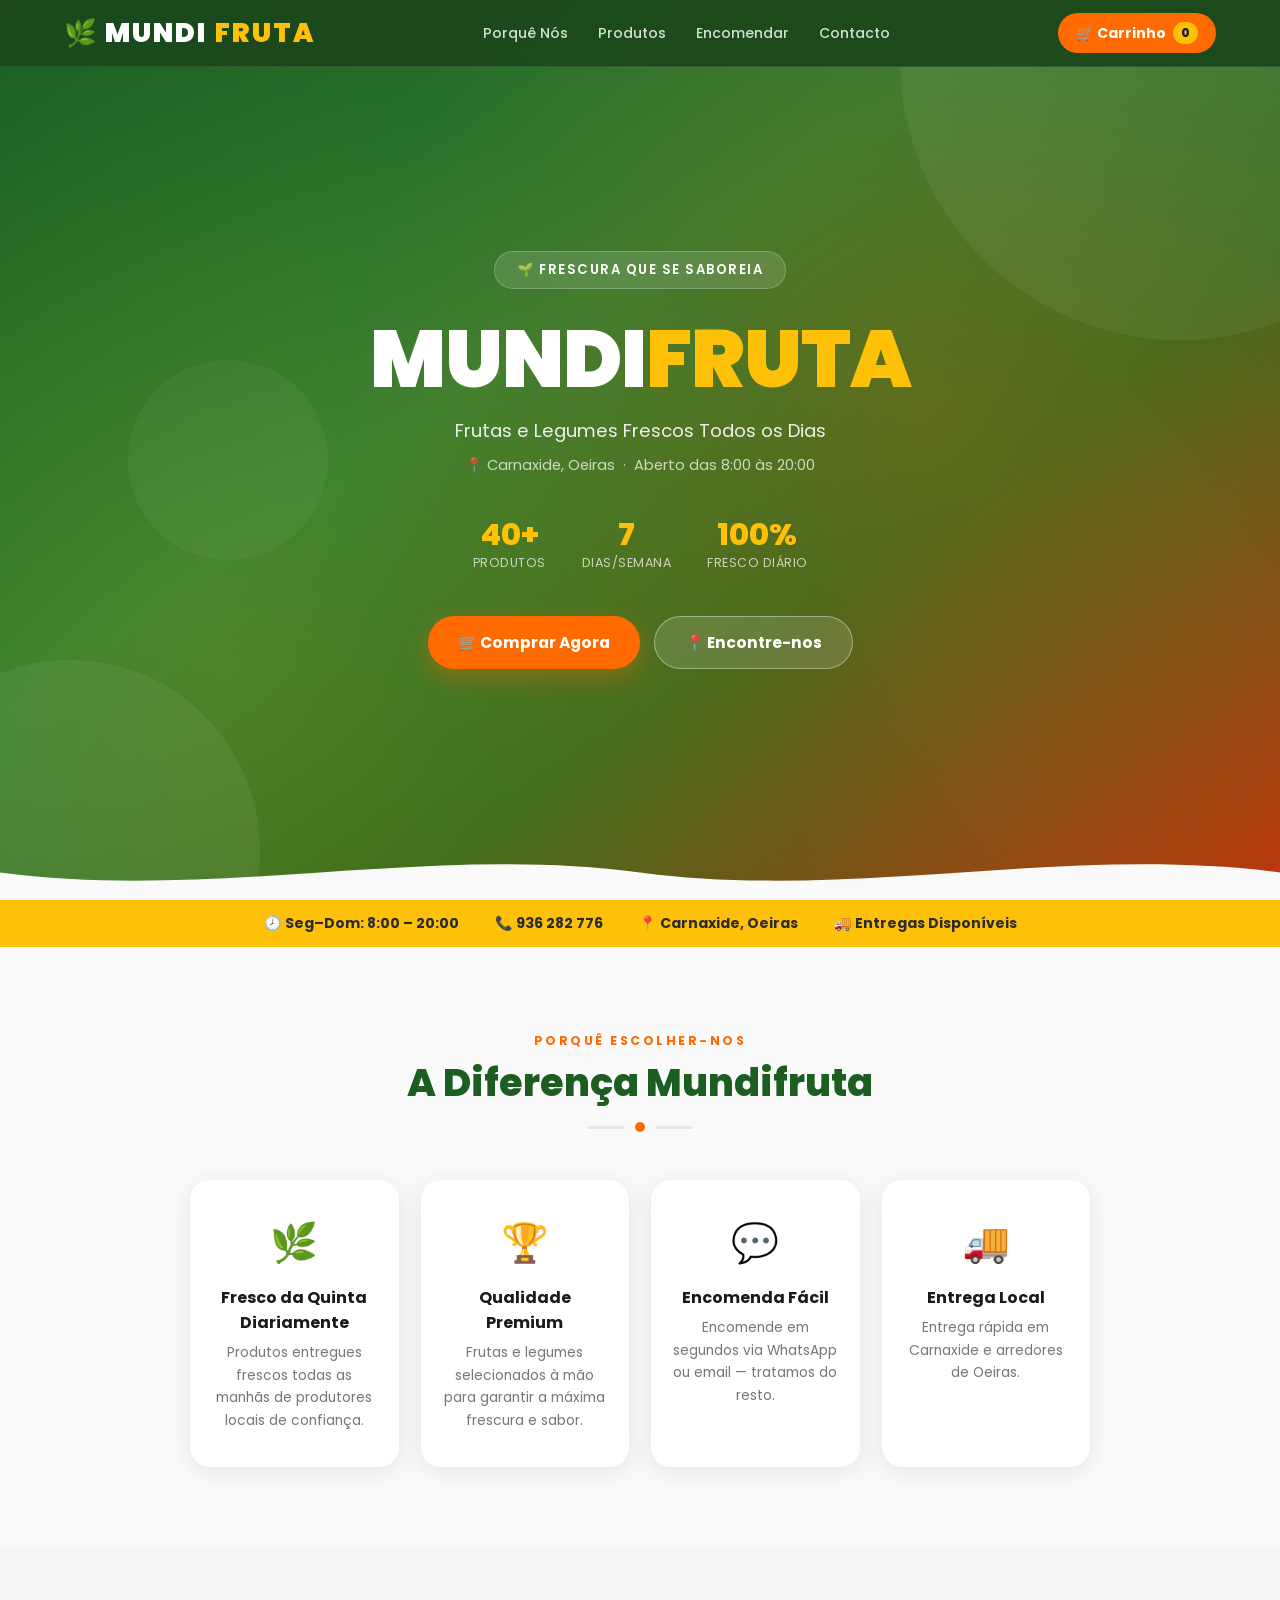
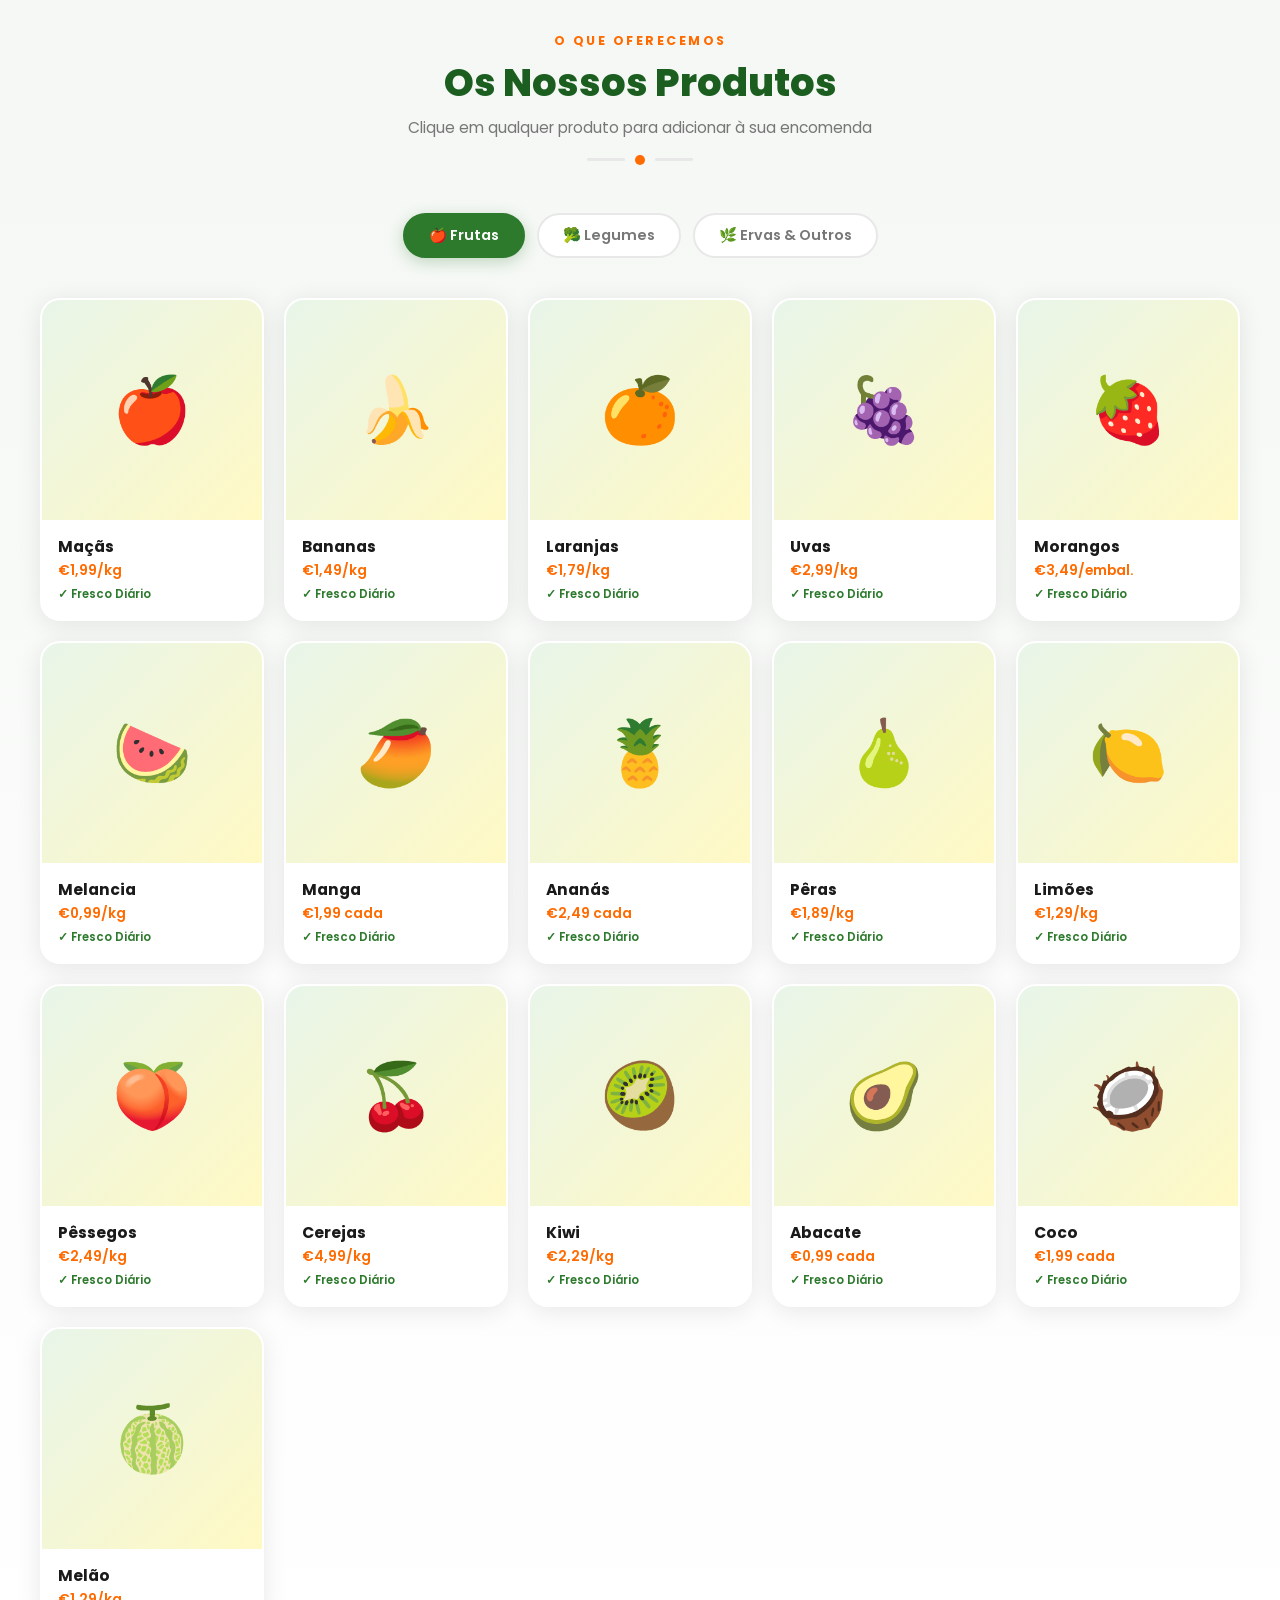
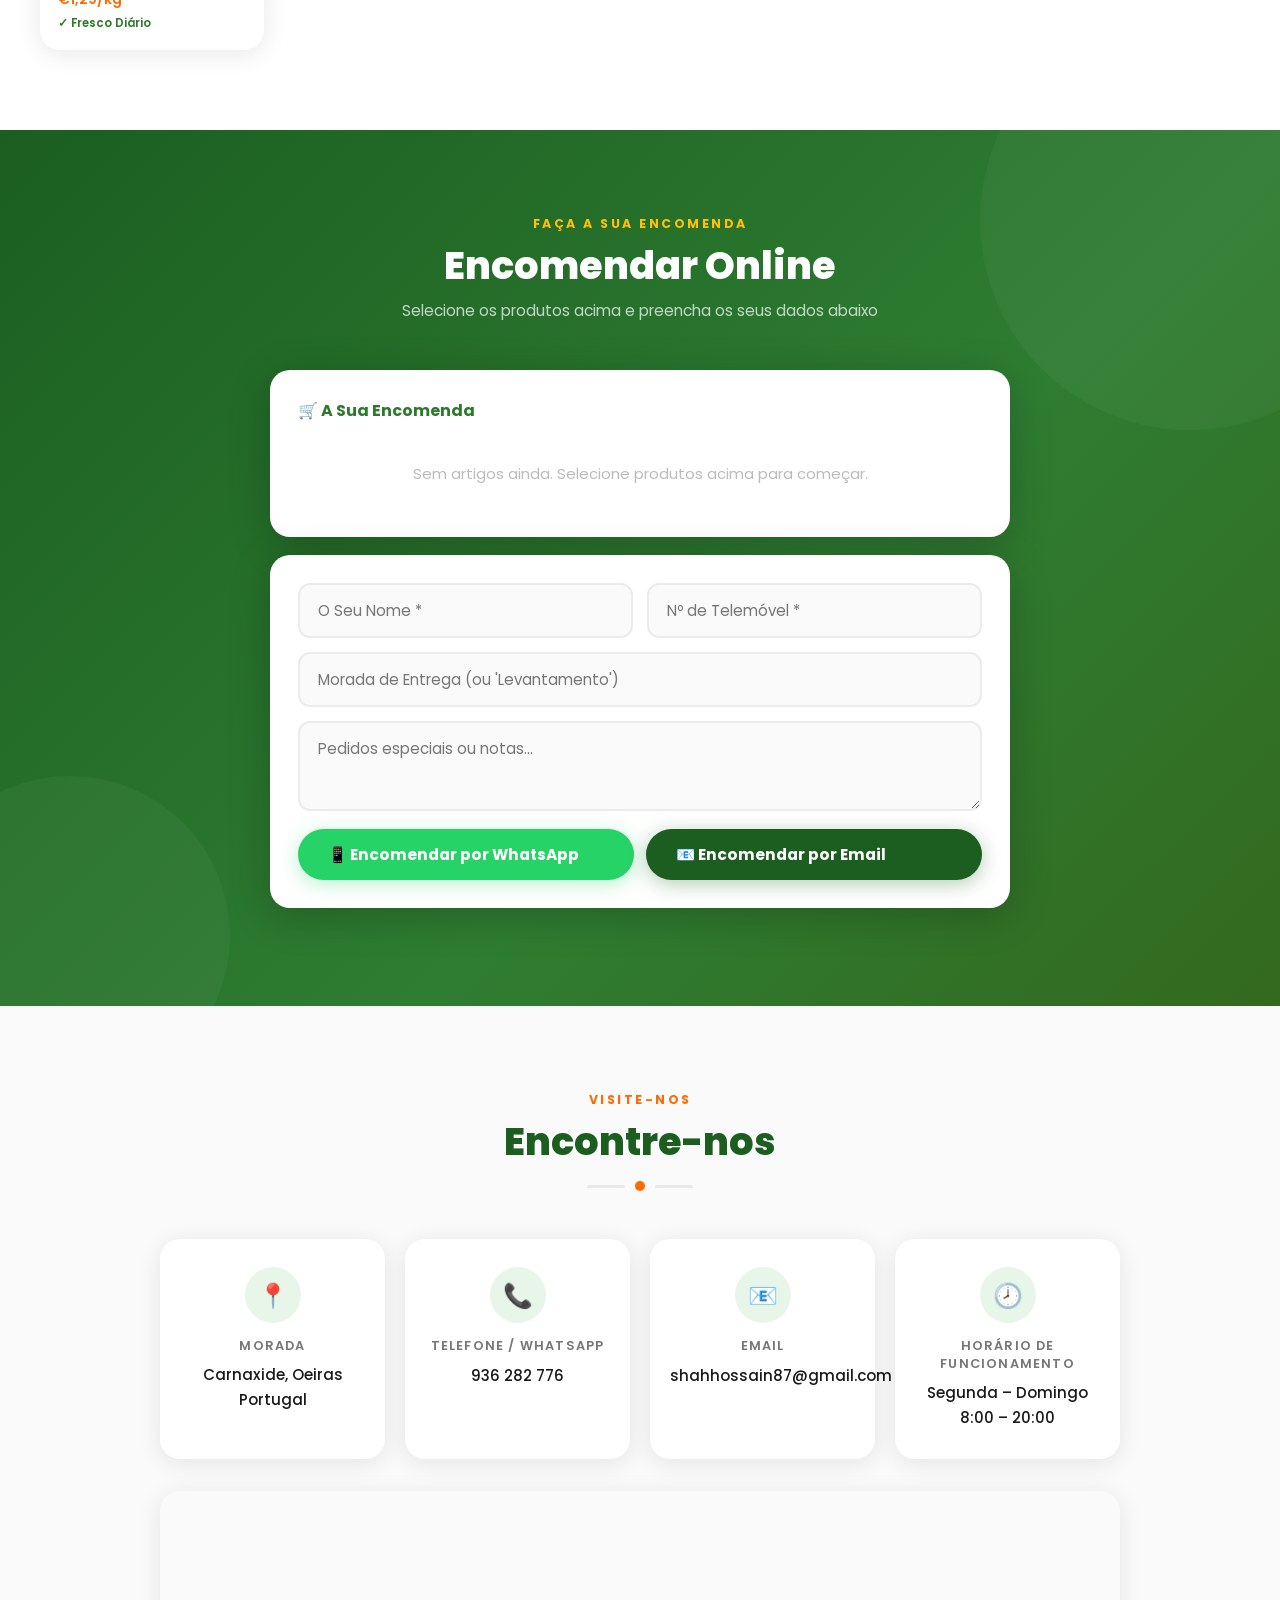
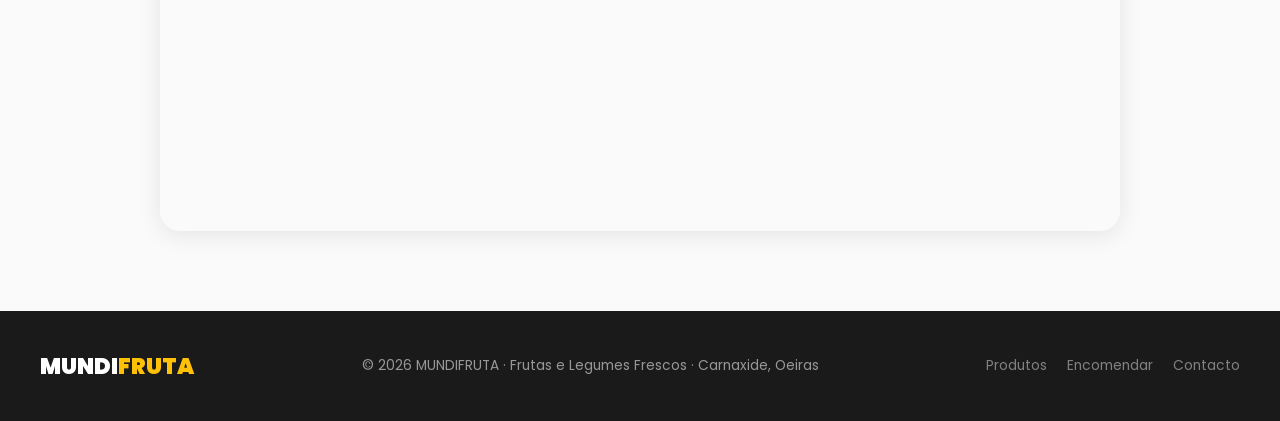
<file: mundifruta-upgraded.html>
<!DOCTYPE html>
<html lang="pt">
<head>
  <meta charset="UTF-8" />
  <meta name="viewport" content="width=device-width, initial-scale=1.0"/>
  <title>MUNDIFRUTA — Frutas e Legumes Frescos | Carnaxide, Oeiras</title>
  <link rel="preconnect" href="https://fonts.googleapis.com">
  <link rel="preconnect" href="https://fonts.gstatic.com" crossorigin>
  <link href="https://fonts.googleapis.com/css2?family=Poppins:wght@300;400;500;600;700;800;900&display=swap" rel="stylesheet">
  <style>
    *, *::before, *::after { margin: 0; padding: 0; box-sizing: border-box; }

    :root {
      --green:        #2d7a2d;
      --green-dark:   #1b5e20;
      --green-light:  #4caf50;
      --green-pale:   #e8f5e9;
      --orange:       #ff6b00;
      --orange-light: #ff8f3c;
      --yellow:       #ffc107;
      --cream:        #fffde7;
      --dark:         #1a1a1a;
      --text:         #2c3e50;
      --text-light:   #777;
      --border:       #e8e8e8;
      --shadow:       0 4px 24px rgba(0,0,0,0.09);
      --shadow-hover: 0 14px 44px rgba(0,0,0,0.17);
      --radius:       20px;
      --radius-sm:    12px;
    }

    html { scroll-behavior: smooth; }

    body {
      font-family: 'Poppins', sans-serif;
      color: var(--text);
      background: #fafafa;
      overflow-x: hidden;
    }

    ::-webkit-scrollbar { width: 6px; }
    ::-webkit-scrollbar-track { background: #f1f1f1; }
    ::-webkit-scrollbar-thumb { background: var(--green); border-radius: 3px; }

    /* ── NAV ── */
    nav {
      position: fixed;
      top: 0; left: 0; right: 0;
      z-index: 1000;
      background: rgba(27, 72, 27, 0.94);
      backdrop-filter: blur(18px);
      -webkit-backdrop-filter: blur(18px);
      border-bottom: 1px solid rgba(255,255,255,0.1);
    }
    .nav-inner {
      max-width: 1200px;
      margin: auto;
      padding: 13px 24px;
      display: flex;
      align-items: center;
      justify-content: space-between;
      gap: 16px;
    }
    .logo {
      font-size: 1.65rem;
      font-weight: 900;
      color: #fff;
      letter-spacing: 2px;
      text-decoration: none;
      display: flex;
      align-items: center;
      gap: 8px;
      flex-shrink: 0;
    }
    .logo span { color: var(--yellow); }
    .nav-links { display: flex; align-items: center; gap: 2px; }
    .nav-links a {
      color: rgba(255,255,255,0.82);
      text-decoration: none;
      padding: 8px 14px;
      border-radius: 50px;
      font-weight: 500;
      font-size: 0.88rem;
      transition: all 0.2s;
    }
    .nav-links a:hover { color: #fff; background: rgba(255,255,255,0.12); }
    .nav-cart {
      background: var(--orange);
      color: #fff;
      border: none;
      padding: 9px 18px;
      border-radius: 50px;
      font-weight: 700;
      font-size: 0.88rem;
      cursor: pointer;
      display: flex;
      align-items: center;
      gap: 7px;
      transition: all 0.2s;
      font-family: 'Poppins', sans-serif;
      flex-shrink: 0;
    }
    .nav-cart:hover { background: var(--orange-light); transform: translateY(-1px); box-shadow: 0 4px 16px rgba(255,107,0,0.4); }
    .cart-badge {
      background: var(--yellow);
      color: var(--dark);
      border-radius: 50px;
      padding: 2px 8px;
      font-size: 0.76rem;
      font-weight: 800;
      min-width: 20px;
      text-align: center;
    }

    /* ── HERO ── */
    .hero {
      min-height: 100vh;
      background: linear-gradient(145deg, #1b5e20 0%, #2e7d32 40%, #33691e 65%, #bf360c 100%);
      display: flex;
      flex-direction: column;
      align-items: center;
      justify-content: center;
      text-align: center;
      padding: 130px 24px 110px;
      position: relative;
      overflow: hidden;
    }
    .hero::before {
      content: '';
      position: absolute;
      inset: 0;
      background:
        radial-gradient(circle at 72% 45%, rgba(255,107,0,0.22) 0%, transparent 55%),
        radial-gradient(circle at 18% 75%, rgba(255,193,7,0.14) 0%, transparent 48%);
    }
    .hero-orb {
      position: absolute;
      border-radius: 50%;
      opacity: 0.06;
      background: #fff;
      pointer-events: none;
    }
    .hero-orb-1 { width: 560px; height: 560px; top: -220px; right: -180px; }
    .hero-orb-2 { width: 380px; height: 380px; bottom: -140px; left: -120px; }
    .hero-orb-3 { width: 200px; height: 200px; top: 40%; left: 10%; opacity: 0.04; }

    .hero-content { position: relative; z-index: 1; max-width: 680px; }
    .hero-badge {
      display: inline-flex;
      align-items: center;
      gap: 8px;
      background: rgba(255,255,255,0.13);
      border: 1px solid rgba(255,255,255,0.22);
      color: #fff;
      padding: 8px 22px;
      border-radius: 50px;
      font-size: 0.82rem;
      font-weight: 600;
      letter-spacing: 1.5px;
      text-transform: uppercase;
      margin-bottom: 28px;
      backdrop-filter: blur(8px);
    }
    .hero h1 {
      font-size: clamp(2.8rem, 8vw, 5rem);
      font-weight: 900;
      color: #fff;
      letter-spacing: -1px;
      line-height: 1.05;
      margin-bottom: 16px;
    }
    .hero h1 .accent { color: var(--yellow); }
    .hero-tagline {
      font-size: 1.15rem;
      color: rgba(255,255,255,0.9);
      font-weight: 400;
      margin-bottom: 8px;
    }
    .hero-location {
      display: inline-flex;
      align-items: center;
      gap: 6px;
      color: rgba(255,255,255,0.72);
      font-size: 0.92rem;
      margin-bottom: 44px;
    }
    .hero-stats {
      display: flex;
      gap: 36px;
      justify-content: center;
      margin-bottom: 44px;
      flex-wrap: wrap;
    }
    .stat { text-align: center; }
    .stat-num { font-size: 1.9rem; font-weight: 800; color: var(--yellow); line-height: 1; }
    .stat-label { font-size: 0.78rem; color: rgba(255,255,255,0.7); margin-top: 4px; text-transform: uppercase; letter-spacing: 0.5px; }
    .hero-btns { display: flex; gap: 14px; justify-content: center; flex-wrap: wrap; }

    .btn {
      padding: 14px 30px;
      border-radius: 50px;
      font-size: 0.97rem;
      font-weight: 700;
      cursor: pointer;
      border: none;
      text-decoration: none;
      display: inline-flex;
      align-items: center;
      gap: 8px;
      transition: all 0.25s;
      font-family: 'Poppins', sans-serif;
    }
    .btn:hover { transform: translateY(-2px); }
    .btn-primary { background: var(--orange); color: #fff; box-shadow: 0 8px 24px rgba(255,107,0,0.38); }
    .btn-primary:hover { background: var(--orange-light); box-shadow: 0 12px 32px rgba(255,107,0,0.5); }
    .btn-ghost { background: rgba(255,255,255,0.14); color: #fff; border: 1.5px solid rgba(255,255,255,0.38); backdrop-filter: blur(8px); }
    .btn-ghost:hover { background: rgba(255,255,255,0.24); }

    .hero-wave {
      position: absolute;
      bottom: -1px; left: 0; right: 0;
      width: 100%;
    }

    /* ── INFO STRIP ── */
    .info-strip { background: var(--yellow); padding: 13px 24px; }
    .info-strip-inner {
      max-width: 1200px;
      margin: auto;
      display: flex;
      justify-content: center;
      align-items: center;
      gap: 36px;
      flex-wrap: wrap;
    }
    .info-item { display: flex; align-items: center; gap: 7px; font-weight: 700; color: #2c2c2c; font-size: 0.88rem; }

    /* ── SECTION ── */
    .section-wrapper { padding: 80px 24px; }
    .section-wrapper.bg-alt { background: linear-gradient(180deg, #f4f7f4 0%, #ffffff 100%); }
    .section-header { text-align: center; margin-bottom: 48px; }
    .section-eyebrow {
      display: inline-block;
      color: var(--orange);
      font-weight: 700;
      font-size: 0.78rem;
      letter-spacing: 2.5px;
      text-transform: uppercase;
      margin-bottom: 10px;
    }
    .section-title {
      font-size: clamp(1.8rem, 4vw, 2.4rem);
      font-weight: 800;
      color: var(--green-dark);
      margin-bottom: 10px;
      line-height: 1.2;
    }
    .section-sub { color: var(--text-light); font-size: 0.97rem; max-width: 480px; margin: 0 auto; }
    .section-divider { display: flex; align-items: center; justify-content: center; gap: 10px; margin-top: 16px; }
    .div-line { width: 38px; height: 3px; background: var(--border); border-radius: 4px; }
    .div-dot  { width: 10px; height: 10px; background: var(--orange); border-radius: 50%; }

    /* ── FEATURES ── */
    .features-grid {
      display: grid;
      grid-template-columns: repeat(auto-fit, minmax(200px, 1fr));
      gap: 22px;
      max-width: 900px;
      margin: 0 auto;
    }
    .feature-card {
      text-align: center;
      padding: 34px 20px;
      background: #fff;
      border-radius: var(--radius);
      box-shadow: var(--shadow);
      transition: transform 0.3s;
    }
    .feature-card:hover { transform: translateY(-5px); }
    .feature-icon { font-size: 2.4rem; margin-bottom: 14px; }
    .feature-title { font-weight: 700; color: var(--dark); font-size: 1rem; margin-bottom: 7px; }
    .feature-text { color: var(--text-light); font-size: 0.86rem; line-height: 1.65; }

    /* ── PRODUCT TABS ── */
    .product-container { max-width: 1200px; margin: 0 auto; }
    .cat-tabs {
      display: flex;
      justify-content: center;
      gap: 12px;
      margin-bottom: 40px;
      flex-wrap: wrap;
    }
    .cat-tab {
      padding: 10px 24px;
      border-radius: 50px;
      border: 2px solid var(--border);
      background: #fff;
      color: var(--text-light);
      font-weight: 600;
      font-size: 0.9rem;
      cursor: pointer;
      transition: all 0.2s;
      display: flex;
      align-items: center;
      gap: 7px;
      font-family: 'Poppins', sans-serif;
    }
    .cat-tab:hover { border-color: var(--green); color: var(--green); }
    .cat-tab.active { background: var(--green); border-color: var(--green); color: #fff; box-shadow: 0 4px 16px rgba(45,122,45,0.28); }

    .cat-section { display: none; }
    .cat-section.visible { display: block; }

    /* ── PRODUCT GRID ── */
    .products-grid {
      display: grid;
      grid-template-columns: repeat(auto-fill, minmax(210px, 1fr));
      gap: 20px;
    }

    /* ── PRODUCT CARD ── */
    .product-card {
      background: #fff;
      border-radius: var(--radius);
      overflow: hidden;
      border: 2.5px solid transparent;
      box-shadow: var(--shadow);
      cursor: pointer;
      transition: all 0.3s cubic-bezier(0.34, 1.56, 0.64, 1);
      position: relative;
    }
    .product-card:hover {
      transform: translateY(-7px);
      box-shadow: var(--shadow-hover);
      border-color: rgba(76,175,80,0.28);
    }
    .product-card.selected {
      border-color: var(--orange);
      box-shadow: 0 8px 32px rgba(255,107,0,0.22);
    }
    .selected-badge {
      display: none;
      position: absolute;
      top: 10px; right: 10px;
      width: 28px; height: 28px;
      background: var(--orange);
      color: #fff;
      border-radius: 50%;
      align-items: center;
      justify-content: center;
      font-size: 0.85rem;
      font-weight: 700;
      z-index: 2;
      box-shadow: 0 2px 8px rgba(255,107,0,0.45);
    }
    .product-card.selected .selected-badge { display: flex; }

    .photo-wrap {
      width: 100%;
      aspect-ratio: 1 / 1;
      overflow: hidden;
      background: linear-gradient(135deg, #e8f5e9, #f1f8e9);
      position: relative;
    }
    .photo-wrap img {
      width: 100%;
      height: 100%;
      object-fit: cover;
      display: block;
      transition: transform 0.45s ease;
    }
    .product-card:hover .photo-wrap img { transform: scale(1.09); }
    .photo-fallback {
      width: 100%;
      height: 100%;
      display: flex;
      align-items: center;
      justify-content: center;
      font-size: 4rem;
      background: linear-gradient(135deg, #e8f5e9, #fff9c4);
    }

    .card-body { padding: 15px 16px 16px; }
    .product-name { font-weight: 700; font-size: 0.97rem; color: var(--dark); margin-bottom: 3px; }
    .product-price { color: var(--orange); font-weight: 600; font-size: 0.86rem; }
    .product-fresh { font-size: 0.73rem; color: var(--green); font-weight: 600; margin-top: 5px; display: flex; align-items: center; gap: 4px; }

    .qty-controls {
      display: none;
      align-items: center;
      justify-content: space-between;
      margin-top: 12px;
      background: #f5f5f5;
      border-radius: 50px;
      padding: 4px 6px;
    }
    .product-card.selected .qty-controls { display: flex; }
    .qty-btn {
      width: 32px; height: 32px;
      border-radius: 50%;
      border: none;
      background: var(--orange);
      color: #fff;
      font-size: 1.2rem;
      cursor: pointer;
      font-weight: 700;
      transition: all 0.15s;
      display: flex;
      align-items: center;
      justify-content: center;
      font-family: 'Poppins', sans-serif;
      flex-shrink: 0;
      line-height: 1;
    }
    .qty-btn:hover { background: var(--orange-light); transform: scale(1.1); }
    .qty-num { font-weight: 800; font-size: 1rem; color: var(--dark); min-width: 28px; text-align: center; }

    /* ── ORDER SECTION ── */
    .order-section {
      background: linear-gradient(135deg, var(--green-dark) 0%, #2e7d32 60%, #33691e 100%);
      padding: 80px 24px;
      position: relative;
      overflow: hidden;
    }
    .order-section::before {
      content: '';
      position: absolute;
      top: -120px; right: -120px;
      width: 420px; height: 420px;
      border-radius: 50%;
      background: rgba(255,255,255,0.04);
    }
    .order-section::after {
      content: '';
      position: absolute;
      bottom: -90px; left: -90px;
      width: 320px; height: 320px;
      border-radius: 50%;
      background: rgba(255,255,255,0.04);
    }
    .order-inner { max-width: 740px; margin: auto; position: relative; z-index: 1; }
    .order-section .section-title { color: #fff; }
    .order-section .section-sub { color: rgba(255,255,255,0.72); }
    .order-section .section-eyebrow { color: var(--yellow); }

    .order-card {
      background: #fff;
      border-radius: var(--radius);
      padding: 28px;
      margin-bottom: 18px;
      box-shadow: 0 8px 40px rgba(0,0,0,0.22);
    }
    .order-card-title {
      font-size: 1rem;
      font-weight: 700;
      color: var(--green);
      margin-bottom: 16px;
      display: flex;
      align-items: center;
      gap: 8px;
    }
    .order-items { list-style: none; }
    .order-item {
      display: flex;
      justify-content: space-between;
      align-items: center;
      padding: 10px 0;
      border-bottom: 1px solid #f2f2f2;
      font-size: 0.92rem;
      animation: slideIn 0.2s ease;
    }
    .order-item:last-child { border-bottom: none; }
    @keyframes slideIn {
      from { opacity: 0; transform: translateX(-8px); }
      to   { opacity: 1; transform: translateX(0); }
    }
    .order-item-name { font-weight: 600; color: var(--dark); }
    .order-item-price { color: var(--orange); font-weight: 600; font-size: 0.84rem; }
    .empty-msg { color: #bbb; text-align: center; padding: 24px 0; font-size: 0.93rem; }

    .form-grid { display: grid; grid-template-columns: 1fr 1fr; gap: 14px; }
    .form-full { grid-column: 1 / -1; }
    .order-form input,
    .order-form textarea {
      width: 100%;
      padding: 14px 18px;
      border: 2px solid #ebebeb;
      border-radius: var(--radius-sm);
      font-size: 0.94rem;
      font-family: 'Poppins', sans-serif;
      color: var(--text);
      background: #fafafa;
      transition: border 0.2s, background 0.2s, box-shadow 0.2s;
      outline: none;
    }
    .order-form input:focus,
    .order-form textarea:focus {
      border-color: var(--green);
      background: #fff;
      box-shadow: 0 0 0 3px rgba(45,122,45,0.1);
    }
    .order-form textarea { resize: vertical; min-height: 90px; }

    .order-btns { display: grid; grid-template-columns: 1fr 1fr; gap: 12px; margin-top: 18px; }
    .btn-whatsapp { background: #25D366; color: #fff; box-shadow: 0 4px 20px rgba(37,211,102,0.32); }
    .btn-whatsapp:hover { background: #22be5a; box-shadow: 0 8px 28px rgba(37,211,102,0.45); }
    .btn-email-green { background: var(--green-dark); color: #fff; box-shadow: 0 4px 20px rgba(27,94,32,0.32); }
    .btn-email-green:hover { background: var(--green); }

    /* ── CONTACT ── */
    .contact-wrapper { max-width: 960px; margin: 0 auto; }
    .contact-grid {
      display: grid;
      grid-template-columns: repeat(auto-fit, minmax(200px, 1fr));
      gap: 20px;
      margin-bottom: 32px;
    }
    .contact-card {
      background: #fff;
      border-radius: var(--radius);
      padding: 28px 20px;
      text-align: center;
      box-shadow: var(--shadow);
      transition: transform 0.25s;
    }
    .contact-card:hover { transform: translateY(-4px); }
    .contact-icon {
      width: 56px; height: 56px;
      border-radius: 50%;
      background: var(--green-pale);
      display: flex;
      align-items: center;
      justify-content: center;
      font-size: 1.5rem;
      margin: 0 auto 14px;
    }
    .contact-card h4 {
      font-size: 0.8rem;
      color: var(--text-light);
      text-transform: uppercase;
      letter-spacing: 1.2px;
      font-weight: 600;
      margin-bottom: 8px;
    }
    .contact-card p, .contact-card a {
      color: var(--dark);
      font-size: 0.94rem;
      text-decoration: none;
      line-height: 1.65;
      font-weight: 500;
    }
    .contact-card a:hover { color: var(--orange); }

    /* ── MAP ── */
    .map-wrap { border-radius: var(--radius); overflow: hidden; box-shadow: var(--shadow); }
    .map-wrap iframe { width: 100%; height: 340px; border: none; display: block; }

    /* ── FOOTER ── */
    footer {
      background: var(--dark);
      color: rgba(255,255,255,0.55);
      padding: 38px 24px;
    }
    .footer-inner {
      max-width: 1200px;
      margin: auto;
      display: flex;
      align-items: center;
      justify-content: space-between;
      flex-wrap: wrap;
      gap: 16px;
    }
    .footer-logo { font-size: 1.4rem; font-weight: 900; color: #fff; }
    .footer-logo span { color: var(--yellow); }
    .footer-text { font-size: 0.86rem; }
    .footer-links { display: flex; gap: 20px; }
    .footer-links a {
      color: rgba(255,255,255,0.45);
      text-decoration: none;
      font-size: 0.86rem;
      transition: color 0.2s;
    }
    .footer-links a:hover { color: var(--yellow); }

    /* ── MOBILE ── */
    @media (max-width: 768px) {
      .nav-links { display: none; }
      .form-grid { grid-template-columns: 1fr; }
      .order-btns { grid-template-columns: 1fr; }
      .footer-inner { flex-direction: column; text-align: center; }
      .footer-links { justify-content: center; }
      .hero-stats { gap: 22px; }
    }
    @media (max-width: 480px) {
      .products-grid { grid-template-columns: repeat(2, 1fr); gap: 12px; }
      .hero h1 { font-size: 2.5rem; }
      .info-strip-inner { gap: 14px; font-size: 0.82rem; }
      .cat-tab { padding: 8px 16px; font-size: 0.84rem; }
    }
  </style>
</head>
<body>

<!-- NAVEGAÇÃO -->
<nav>
  <div class="nav-inner">
    <a href="#inicio" class="logo">🌿 MUNDI<span>FRUTA</span></a>
    <div class="nav-links">
      <a href="#vantagens">Porquê Nós</a>
      <a href="#produtos">Produtos</a>
      <a href="#encomenda">Encomendar</a>
      <a href="#contacto">Contacto</a>
    </div>
    <button class="nav-cart" onclick="scrollParaEncomenda()">
      🛒 Carrinho <span class="cart-badge" id="cart-count">0</span>
    </button>
  </div>
</nav>

<!-- HERO -->
<div class="hero" id="inicio">
  <div class="hero-orb hero-orb-1"></div>
  <div class="hero-orb hero-orb-2"></div>
  <div class="hero-orb hero-orb-3"></div>
  <div class="hero-content">
    <div class="hero-badge">🌱 Frescura que se Saboreia</div>
    <h1>MUNDI<span class="accent">FRUTA</span></h1>
    <p class="hero-tagline">Frutas e Legumes Frescos Todos os Dias</p>
    <p class="hero-location">📍 Carnaxide, Oeiras &nbsp;·&nbsp; Aberto das 8:00 às 20:00</p>
    <div class="hero-stats">
      <div class="stat"><div class="stat-num">40+</div><div class="stat-label">Produtos</div></div>
      <div class="stat"><div class="stat-num">7</div><div class="stat-label">Dias/Semana</div></div>
      <div class="stat"><div class="stat-num">100%</div><div class="stat-label">Fresco Diário</div></div>
    </div>
    <div class="hero-btns">
      <a href="#produtos" class="btn btn-primary">🛒 Comprar Agora</a>
      <a href="#contacto" class="btn btn-ghost">📍 Encontre-nos</a>
    </div>
  </div>
  <svg class="hero-wave" viewBox="0 0 1440 64" fill="none" xmlns="http://www.w3.org/2000/svg" preserveAspectRatio="none">
    <path d="M0,32 C240,64 480,0 720,32 C960,64 1200,0 1440,32 L1440,64 L0,64 Z" fill="#fafafa"/>
  </svg>
</div>

<!-- BARRA DE INFORMAÇÕES -->
<div class="info-strip">
  <div class="info-strip-inner">
    <div class="info-item">🕗 Seg–Dom: 8:00 – 20:00</div>
    <div class="info-item">📞 936 282 776</div>
    <div class="info-item">📍 Carnaxide, Oeiras</div>
    <div class="info-item">🚚 Entregas Disponíveis</div>
  </div>
</div>

<!-- VANTAGENS -->
<div class="section-wrapper" id="vantagens">
  <div class="section-header">
    <span class="section-eyebrow">Porquê Escolher-nos</span>
    <h2 class="section-title">A Diferença Mundifruta</h2>
    <div class="section-divider"><div class="div-line"></div><div class="div-dot"></div><div class="div-line"></div></div>
  </div>
  <div class="features-grid">
    <div class="feature-card">
      <div class="feature-icon">🌿</div>
      <div class="feature-title">Fresco da Quinta Diariamente</div>
      <div class="feature-text">Produtos entregues frescos todas as manhãs de produtores locais de confiança.</div>
    </div>
    <div class="feature-card">
      <div class="feature-icon">🏆</div>
      <div class="feature-title">Qualidade Premium</div>
      <div class="feature-text">Frutas e legumes selecionados à mão para garantir a máxima frescura e sabor.</div>
    </div>
    <div class="feature-card">
      <div class="feature-icon">💬</div>
      <div class="feature-title">Encomenda Fácil</div>
      <div class="feature-text">Encomende em segundos via WhatsApp ou email — tratamos do resto.</div>
    </div>
    <div class="feature-card">
      <div class="feature-icon">🚚</div>
      <div class="feature-title">Entrega Local</div>
      <div class="feature-text">Entrega rápida em Carnaxide e arredores de Oeiras.</div>
    </div>
  </div>
</div>

<!-- PRODUTOS -->
<div class="section-wrapper bg-alt" id="produtos">
  <div class="section-header">
    <span class="section-eyebrow">O Que Oferecemos</span>
    <h2 class="section-title">Os Nossos Produtos</h2>
    <p class="section-sub">Clique em qualquer produto para adicionar à sua encomenda</p>
    <div class="section-divider"><div class="div-line"></div><div class="div-dot"></div><div class="div-line"></div></div>
  </div>

  <div class="product-container">
    <div class="cat-tabs">
      <button class="cat-tab active" onclick="mostrarCategoria('frutas', this)">🍎 Frutas</button>
      <button class="cat-tab" onclick="mostrarCategoria('legumes', this)">🥦 Legumes</button>
      <button class="cat-tab" onclick="mostrarCategoria('ervas', this)">🌿 Ervas & Outros</button>
    </div>

    <div class="cat-section visible" id="cat-frutas">
      <div class="products-grid" id="grid-frutas"></div>
    </div>
    <div class="cat-section" id="cat-legumes">
      <div class="products-grid" id="grid-legumes"></div>
    </div>
    <div class="cat-section" id="cat-ervas">
      <div class="products-grid" id="grid-ervas"></div>
    </div>
  </div>
</div>

<!-- ENCOMENDA -->
<div class="order-section" id="encomenda">
  <div class="order-inner">
    <div class="section-header">
      <span class="section-eyebrow">Faça a Sua Encomenda</span>
      <h2 class="section-title">Encomendar Online</h2>
      <p class="section-sub">Selecione os produtos acima e preencha os seus dados abaixo</p>
    </div>

    <div class="order-card">
      <div class="order-card-title">🛒 A Sua Encomenda</div>
      <ul class="order-items" id="order-list">
        <li class="empty-msg">Sem artigos ainda. Selecione produtos acima para começar.</li>
      </ul>
    </div>

    <div class="order-card">
      <form class="order-form" id="order-form" onsubmit="enviarWhatsApp(event)">
        <div class="form-grid">
          <input type="text"  id="cust-nome"     placeholder="O Seu Nome *" required />
          <input type="tel"   id="cust-telemovel" placeholder="Nº de Telemóvel *" required />
          <input type="text"  id="cust-morada"   placeholder="Morada de Entrega (ou 'Levantamento')" class="form-full" />
          <textarea           id="cust-notas"    placeholder="Pedidos especiais ou notas..." class="form-full"></textarea>
        </div>
        <div class="order-btns">
          <button type="submit" class="btn btn-whatsapp">📱 Encomendar por WhatsApp</button>
          <button type="button" class="btn btn-email-green" onclick="enviarEmail()">📧 Encomendar por Email</button>
        </div>
      </form>
    </div>
  </div>
</div>

<!-- CONTACTO -->
<div class="section-wrapper" id="contacto">
  <div class="contact-wrapper">
    <div class="section-header">
      <span class="section-eyebrow">Visite-nos</span>
      <h2 class="section-title">Encontre-nos</h2>
      <div class="section-divider"><div class="div-line"></div><div class="div-dot"></div><div class="div-line"></div></div>
    </div>
    <div class="contact-grid">
      <div class="contact-card">
        <div class="contact-icon">📍</div>
        <h4>Morada</h4>
        <p>Carnaxide, Oeiras<br>Portugal</p>
      </div>
      <div class="contact-card">
        <div class="contact-icon">📞</div>
        <h4>Telefone / WhatsApp</h4>
        <a href="tel:936282776">936 282 776</a>
      </div>
      <div class="contact-card">
        <div class="contact-icon">📧</div>
        <h4>Email</h4>
        <a href="mailto:shahhossain87@gmail.com">shahhossain87@gmail.com</a>
      </div>
      <div class="contact-card">
        <div class="contact-icon">🕗</div>
        <h4>Horário de Funcionamento</h4>
        <p>Segunda – Domingo<br>8:00 – 20:00</p>
      </div>
    </div>
    <div class="map-wrap">
      <iframe
        src="https://www.google.com/maps/embed?pb=!1m18!1m12!1m3!1d3113.0!2d-9.2274!3d38.7167!2m3!1f0!2f0!3f0!3m2!1i1024!2i768!4f13.1!3m3!1m2!1s0xd1ecb0000000001%3A0x0!2sCarnaxide%2C+Oeiras!5e0!3m2!1spt!2spt!4v1"
        allowfullscreen=""
        loading="lazy"
        title="Localização MUNDIFRUTA — Carnaxide, Oeiras">
      </iframe>
    </div>
  </div>
</div>

<!-- RODAPÉ -->
<footer>
  <div class="footer-inner">
    <div class="footer-logo">MUNDI<span>FRUTA</span></div>
    <div class="footer-text">&copy; 2026 MUNDIFRUTA · Frutas e Legumes Frescos · Carnaxide, Oeiras</div>
    <div class="footer-links">
      <a href="#produtos">Produtos</a>
      <a href="#encomenda">Encomendar</a>
      <a href="#contacto">Contacto</a>
    </div>
  </div>
</footer>

<script>
  // Verified Pexels photo IDs — each confirmed to show the correct produce
  const FOTOS = {
    macas:       "https://images.pexels.com/photos/1510392/pexels-photo-1510392.jpeg",
    bananas:     "https://images.pexels.com/photos/1093038/pexels-photo-1093038.jpeg",
    laranjas:    "https://images.pexels.com/photos/327098/pexels-photo-327098.jpeg",
    uvas:        "https://images.pexels.com/photos/708777/pexels-photo-708777.jpeg",
    morangos:    "https://images.pexels.com/photos/70746/strawberries-red-fruit-royalty-free-70746.jpeg",
    melancia:    "https://images.pexels.com/photos/1313267/pexels-photo-1313267.jpeg",
    manga:       "https://images.pexels.com/photos/918643/pexels-photo-918643.jpeg",
    ananas:      "https://images.pexels.com/photos/947879/pexels-photo-947879.jpeg",
    peras:       "https://images.pexels.com/photos/568471/pexels-photo-568471.jpeg",
    limoes:      "https://images.pexels.com/photos/1132047/pexels-photo-1132047.jpeg",
    pessegos:    "https://images.pexels.com/photos/1028599/pexels-photo-1028599.jpeg",
    cerejas:     "https://images.pexels.com/photos/109274/pexels-photo-109274.jpeg",
    kiwi:        "https://images.pexels.com/photos/1640768/pexels-photo-1640768.jpeg",
    abacate:     "https://images.pexels.com/photos/557659/pexels-photo-557659.jpeg",
    coco:        "https://images.pexels.com/photos/1120575/pexels-photo-1120575.jpeg",
    melao:       "https://images.pexels.com/photos/2894150/pexels-photo-2894150.jpeg",
    tomates:     "https://images.pexels.com/photos/533280/pexels-photo-533280.jpeg",
    cenouras:    "https://images.pexels.com/photos/143133/pexels-photo-143133.jpeg",
    brocoulos:   "https://images.pexels.com/photos/47347/broccoli-vegetable-food-healthy-47347.jpeg",
    alface:      "https://images.pexels.com/photos/2329440/pexels-photo-2329440.jpeg",
    pepino:      "https://images.pexels.com/photos/2329734/pexels-photo-2329734.jpeg",
    pimentos:    "https://images.pexels.com/photos/1435904/pexels-photo-1435904.jpeg",
    cebolas:     "https://images.pexels.com/photos/175423/pexels-photo-175423.jpeg",
    alho:        "https://images.pexels.com/photos/629187/pexels-photo-629187.jpeg",
    batatas:     "https://images.pexels.com/photos/144248/potatoes-vegetables-erdfrucht-bio-144248.jpeg",
    milho:       "https://images.pexels.com/photos/547263/pexels-photo-547263.jpeg",
    espinafres:  "https://images.pexels.com/photos/2325843/pexels-photo-2325843.jpeg",
    beringela:   "https://images.pexels.com/photos/321551/pexels-photo-321551.jpeg",
    curgete:     "https://images.pexels.com/photos/1327838/pexels-photo-1327838.jpeg",
    cogumelos:   "https://images.pexels.com/photos/1435706/pexels-photo-1435706.jpeg",
    couve:       "https://images.pexels.com/photos/2518893/pexels-photo-2518893.jpeg",
    batatadoce:  "https://images.pexels.com/photos/89247/pexels-photo-89247.jpeg",
    hortela:     "https://images.pexels.com/photos/2328973/pexels-photo-2328973.jpeg",
    salsa:       "https://images.pexels.com/photos/906150/pexels-photo-906150.jpeg",
    coentros:    "https://images.pexels.com/photos/2802527/pexels-photo-2802527.jpeg",
    gengibre:    "https://images.pexels.com/photos/1191771/pexels-photo-1191771.jpeg",
    piripiri:    "https://images.pexels.com/photos/594137/pexels-photo-594137.jpeg",
    limas:       "https://images.pexels.com/photos/952360/pexels-photo-952360.jpeg",
    cebolinho:   "https://images.pexels.com/photos/4199099/pexels-photo-4199099.jpeg",
    frutossecos: "https://images.pexels.com/photos/1295572/pexels-photo-1295572.jpeg",
  };

  const SUFFIX = "?auto=compress&cs=tinysrgb&w=400&h=400&fit=crop";

  const produtos = {
    frutas: [
      { nome: "Maçãs",        emoji: "🍎", preco: "€1,99/kg",     foto: FOTOS.macas },
      { nome: "Bananas",      emoji: "🍌", preco: "€1,49/kg",     foto: FOTOS.bananas },
      { nome: "Laranjas",     emoji: "🍊", preco: "€1,79/kg",     foto: FOTOS.laranjas },
      { nome: "Uvas",         emoji: "🍇", preco: "€2,99/kg",     foto: FOTOS.uvas },
      { nome: "Morangos",     emoji: "🍓", preco: "€3,49/embal.", foto: FOTOS.morangos },
      { nome: "Melancia",     emoji: "🍉", preco: "€0,99/kg",     foto: FOTOS.melancia },
      { nome: "Manga",        emoji: "🥭", preco: "€1,99 cada",   foto: FOTOS.manga },
      { nome: "Ananás",       emoji: "🍍", preco: "€2,49 cada",   foto: FOTOS.ananas },
      { nome: "Pêras",        emoji: "🍐", preco: "€1,89/kg",     foto: FOTOS.peras },
      { nome: "Limões",       emoji: "🍋", preco: "€1,29/kg",     foto: FOTOS.limoes },
      { nome: "Pêssegos",     emoji: "🍑", preco: "€2,49/kg",     foto: FOTOS.pessegos },
      { nome: "Cerejas",      emoji: "🍒", preco: "€4,99/kg",     foto: FOTOS.cerejas },
      { nome: "Kiwi",         emoji: "🥝", preco: "€2,29/kg",     foto: FOTOS.kiwi },
      { nome: "Abacate",      emoji: "🥑", preco: "€0,99 cada",   foto: FOTOS.abacate },
      { nome: "Coco",         emoji: "🥥", preco: "€1,99 cada",   foto: FOTOS.coco },
      { nome: "Melão",        emoji: "🍈", preco: "€1,29/kg",     foto: FOTOS.melao },
    ],
    legumes: [
      { nome: "Tomates",      emoji: "🍅", preco: "€1,49/kg",    foto: FOTOS.tomates },
      { nome: "Cenouras",     emoji: "🥕", preco: "€0,99/kg",    foto: FOTOS.cenouras },
      { nome: "Brócolos",     emoji: "🥦", preco: "€1,29 cada",  foto: FOTOS.brocoulos },
      { nome: "Alface",       emoji: "🥬", preco: "€0,99 cada",  foto: FOTOS.alface },
      { nome: "Pepino",       emoji: "🥒", preco: "€0,79 cada",  foto: FOTOS.pepino },
      { nome: "Pimentos",     emoji: "🫑", preco: "€1,99/kg",    foto: FOTOS.pimentos },
      { nome: "Cebolas",      emoji: "🧅", preco: "€0,89/kg",    foto: FOTOS.cebolas },
      { nome: "Alho",         emoji: "🧄", preco: "€1,29/cabeça",foto: FOTOS.alho },
      { nome: "Batatas",      emoji: "🥔", preco: "€0,69/kg",    foto: FOTOS.batatas },
      { nome: "Milho",        emoji: "🌽", preco: "€0,89 cada",  foto: FOTOS.milho },
      { nome: "Espinafres",   emoji: "🥬", preco: "€1,49/saco",  foto: FOTOS.espinafres },
      { nome: "Beringela",    emoji: "🍆", preco: "€1,29 cada",  foto: FOTOS.beringela },
      { nome: "Curgete",      emoji: "🥒", preco: "€1,09/kg",    foto: FOTOS.curgete },
      { nome: "Cogumelos",    emoji: "🍄", preco: "€2,49/kg",    foto: FOTOS.cogumelos },
      { nome: "Couve",        emoji: "🥬", preco: "€0,99 cada",  foto: FOTOS.couve },
      { nome: "Batata-doce",  emoji: "🍠", preco: "€1,49/kg",    foto: FOTOS.batatadoce },
    ],
    ervas: [
      { nome: "Hortelã Fresca", emoji: "🌿", preco: "€0,79/molho", foto: FOTOS.hortela },
      { nome: "Salsa",          emoji: "🌿", preco: "€0,79/molho", foto: FOTOS.salsa },
      { nome: "Coentros",       emoji: "🌿", preco: "€0,79/molho", foto: FOTOS.coentros },
      { nome: "Gengibre",       emoji: "🫚", preco: "€2,99/kg",    foto: FOTOS.gengibre },
      { nome: "Piri-piri",      emoji: "🌶️", preco: "€0,99/pack",  foto: FOTOS.piripiri },
      { nome: "Limas",          emoji: "🍋", preco: "€0,99/kg",    foto: FOTOS.limas },
      { nome: "Cebolinho",      emoji: "🌱", preco: "€0,89/molho", foto: FOTOS.cebolinho },
      { nome: "Frutos Secos",   emoji: "🫐", preco: "€3,99/saco",  foto: FOTOS.frutossecos },
    ]
  };

  const carrinho = {};

  function urlFoto(url) {
    return url + SUFFIX;
  }

  function erroImagem(img) {
    const emoji = img.dataset.emoji;
    img.closest('.photo-wrap').innerHTML = `<div class="photo-fallback">${emoji}</div>`;
  }

  function renderizarGrelha(itens, gridId, prefixo) {
    const grid = document.getElementById(gridId);
    itens.forEach((item, i) => {
      const id = `${prefixo}-${i}`;
      const card = document.createElement('div');
      card.className = 'product-card';
      card.id = `card-${id}`;
      card.innerHTML = `
        <div class="selected-badge">✓</div>
        <div class="photo-wrap">
          <img
            src="${urlFoto(item.foto)}"
            alt="${item.nome}"
            data-emoji="${item.emoji}"
            onerror="erroImagem(this)"
            loading="lazy"
          />
        </div>
        <div class="card-body">
          <div class="product-name">${item.nome}</div>
          <div class="product-price">${item.preco}</div>
          <div class="product-fresh">✓ Fresco Diário</div>
          <div class="qty-controls">
            <button class="qty-btn" onclick="alterarQtd('${id}', -1, event)">−</button>
            <span class="qty-num" id="qty-${id}">1</span>
            <button class="qty-btn" onclick="alterarQtd('${id}', 1, event)">+</button>
          </div>
        </div>
      `;
      card.addEventListener('click', () => toggleProduto(id, item));
      grid.appendChild(card);
    });
  }

  function toggleProduto(id, item) {
    const card = document.getElementById(`card-${id}`);
    if (carrinho[id]) {
      delete carrinho[id];
      card.classList.remove('selected');
      document.getElementById(`qty-${id}`).textContent = '1';
    } else {
      carrinho[id] = { ...item, qtd: 1 };
      card.classList.add('selected');
    }
    atualizarResumo();
    atualizarBadge();
  }

  function alterarQtd(id, delta, e) {
    e.stopPropagation();
    if (!carrinho[id]) return;
    carrinho[id].qtd = Math.max(1, carrinho[id].qtd + delta);
    document.getElementById(`qty-${id}`).textContent = carrinho[id].qtd;
    atualizarResumo();
  }

  function atualizarBadge() {
    document.getElementById('cart-count').textContent = Object.keys(carrinho).length;
  }

  function atualizarResumo() {
    const lista = document.getElementById('order-list');
    const itens = Object.values(carrinho);
    if (itens.length === 0) {
      lista.innerHTML = '<li class="empty-msg">Sem artigos ainda. Selecione produtos acima para começar.</li>';
      return;
    }
    lista.innerHTML = itens.map(i =>
      `<li class="order-item">
        <span class="order-item-name">${i.emoji} ${i.nome}</span>
        <span class="order-item-price">×${i.qtd} &nbsp; ${i.preco}</span>
      </li>`
    ).join('');
  }

  function obterTextoEncomenda() {
    const nome     = document.getElementById('cust-nome').value.trim();
    const tel      = document.getElementById('cust-telemovel').value.trim();
    const morada   = document.getElementById('cust-morada').value.trim();
    const notas    = document.getElementById('cust-notas').value.trim();
    const itens    = Object.values(carrinho);

    if (itens.length === 0) { alert('Por favor selecione pelo menos um produto!'); return null; }
    if (!nome || !tel)      { alert('Por favor preencha o seu nome e número de telemóvel!'); return null; }

    let texto = `Olá MUNDIFRUTA! Gostaria de fazer uma encomenda:\n\n`;
    texto += `👤 Nome: ${nome}\n📞 Telemóvel: ${tel}\n`;
    if (morada) texto += `📍 Morada: ${morada}\n`;
    texto += `\n🛒 Encomenda:\n`;
    itens.forEach(i => { texto += `• ${i.nome} ×${i.qtd} (${i.preco})\n`; });
    if (notas) texto += `\n📝 Notas: ${notas}`;
    return texto;
  }

  function enviarWhatsApp(e) {
    e.preventDefault();
    const texto = obterTextoEncomenda();
    if (!texto) return;
    window.open(`https://wa.me/351936282776?text=${encodeURIComponent(texto)}`, '_blank');
  }

  function enviarEmail() {
    const texto = obterTextoEncomenda();
    if (!texto) return;
    const assunto = encodeURIComponent('Encomenda do Website MUNDIFRUTA');
    window.location.href = `mailto:shahhossain87@gmail.com?subject=${assunto}&body=${encodeURIComponent(texto)}`;
  }

  function mostrarCategoria(cat, btn) {
    document.querySelectorAll('.cat-section').forEach(s => s.classList.remove('visible'));
    document.querySelectorAll('.cat-tab').forEach(b => b.classList.remove('active'));
    document.getElementById(`cat-${cat}`).classList.add('visible');
    btn.classList.add('active');
  }

  function scrollParaEncomenda() {
    document.getElementById('encomenda').scrollIntoView({ behavior: 'smooth' });
  }

  // Renderizar todas as grelhas
  renderizarGrelha(produtos.frutas,  'grid-frutas',  'fruta');
  renderizarGrelha(produtos.legumes, 'grid-legumes', 'legume');
  renderizarGrelha(produtos.ervas,   'grid-ervas',   'erva');
</script>

</body>
</html>
</file>
